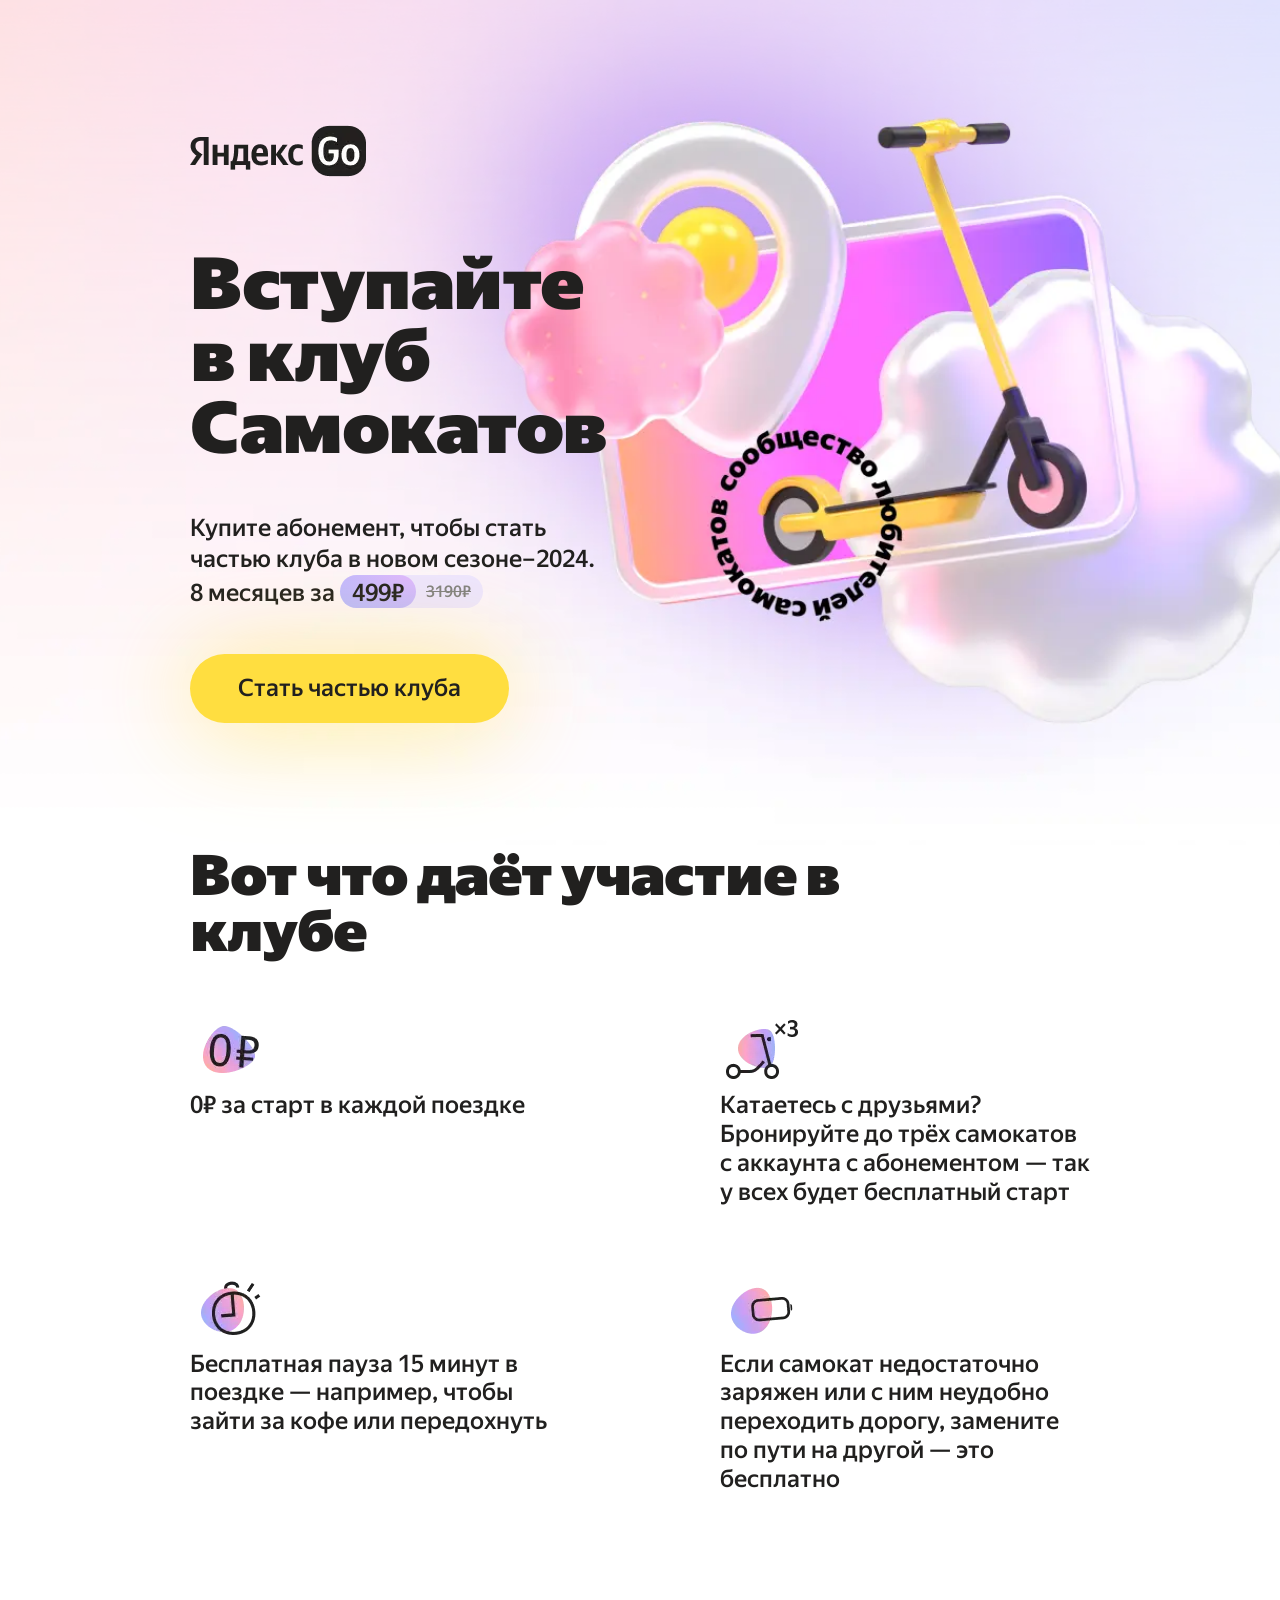
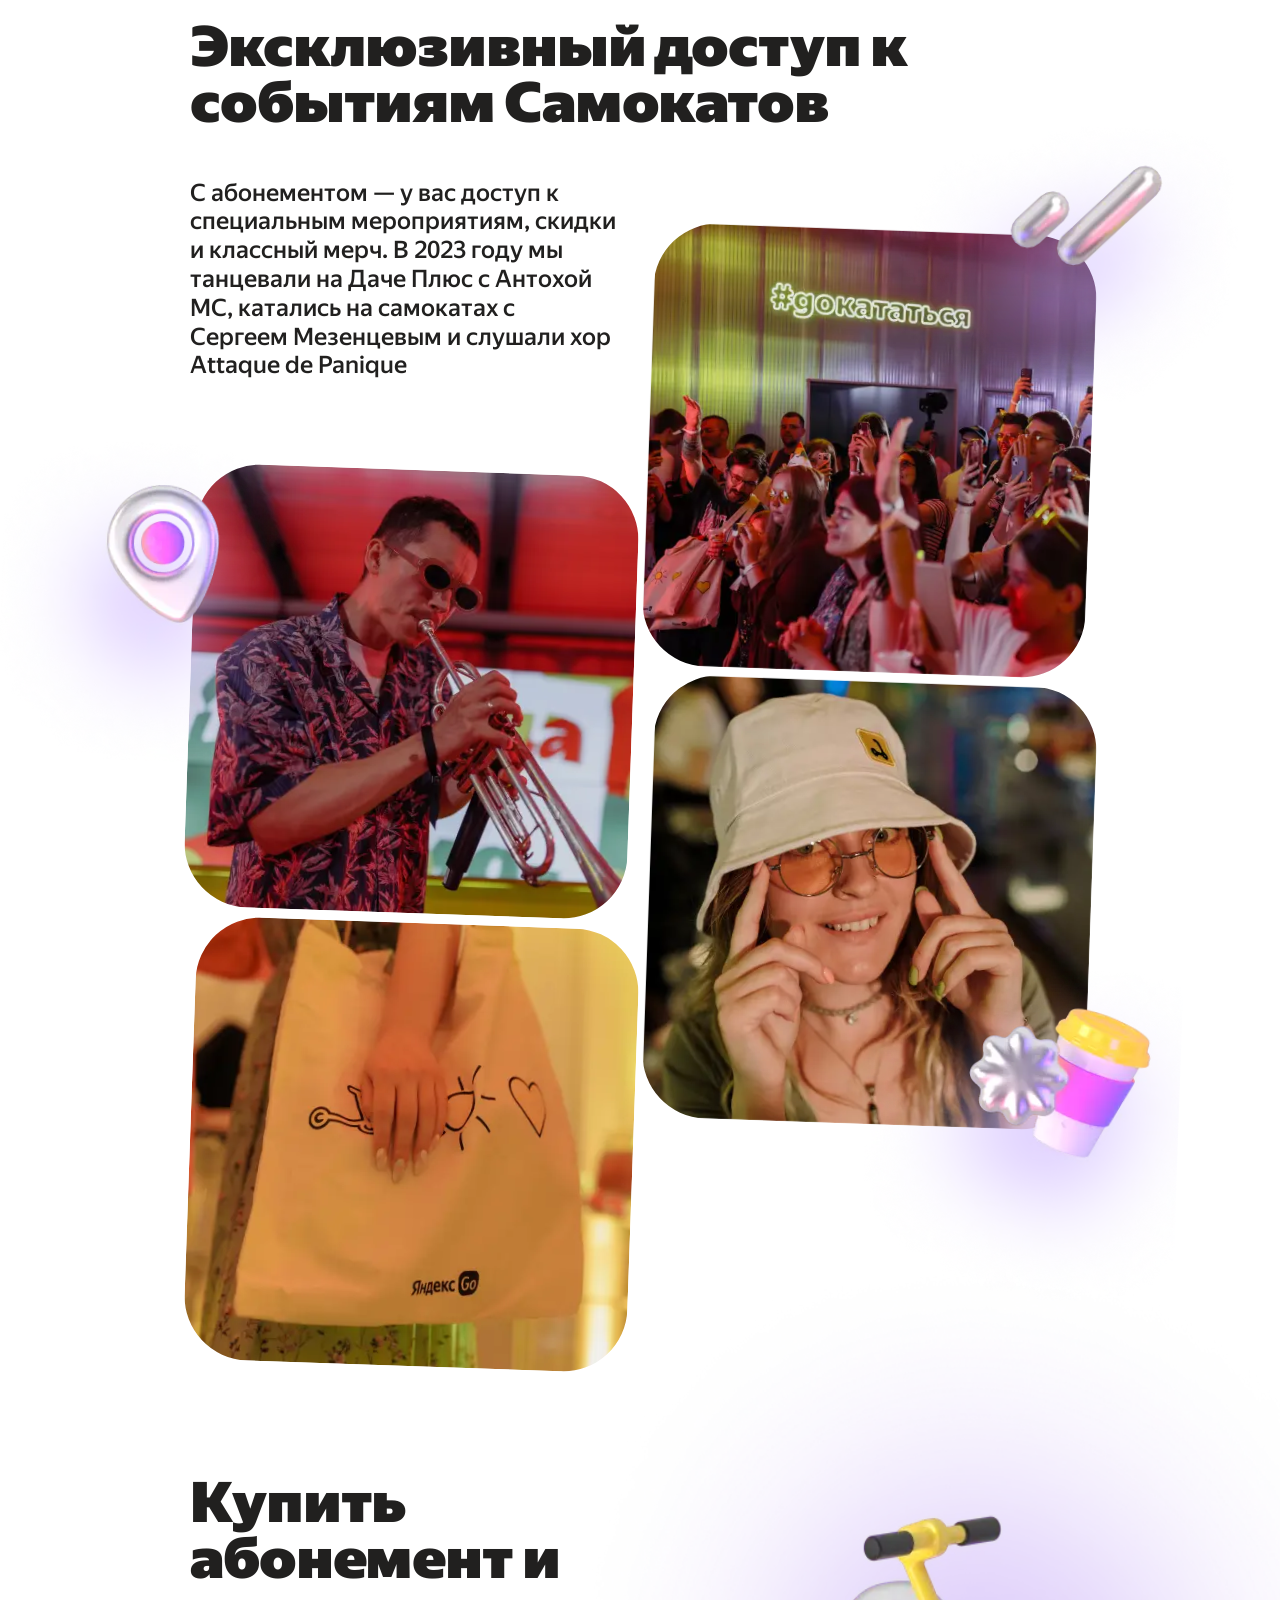
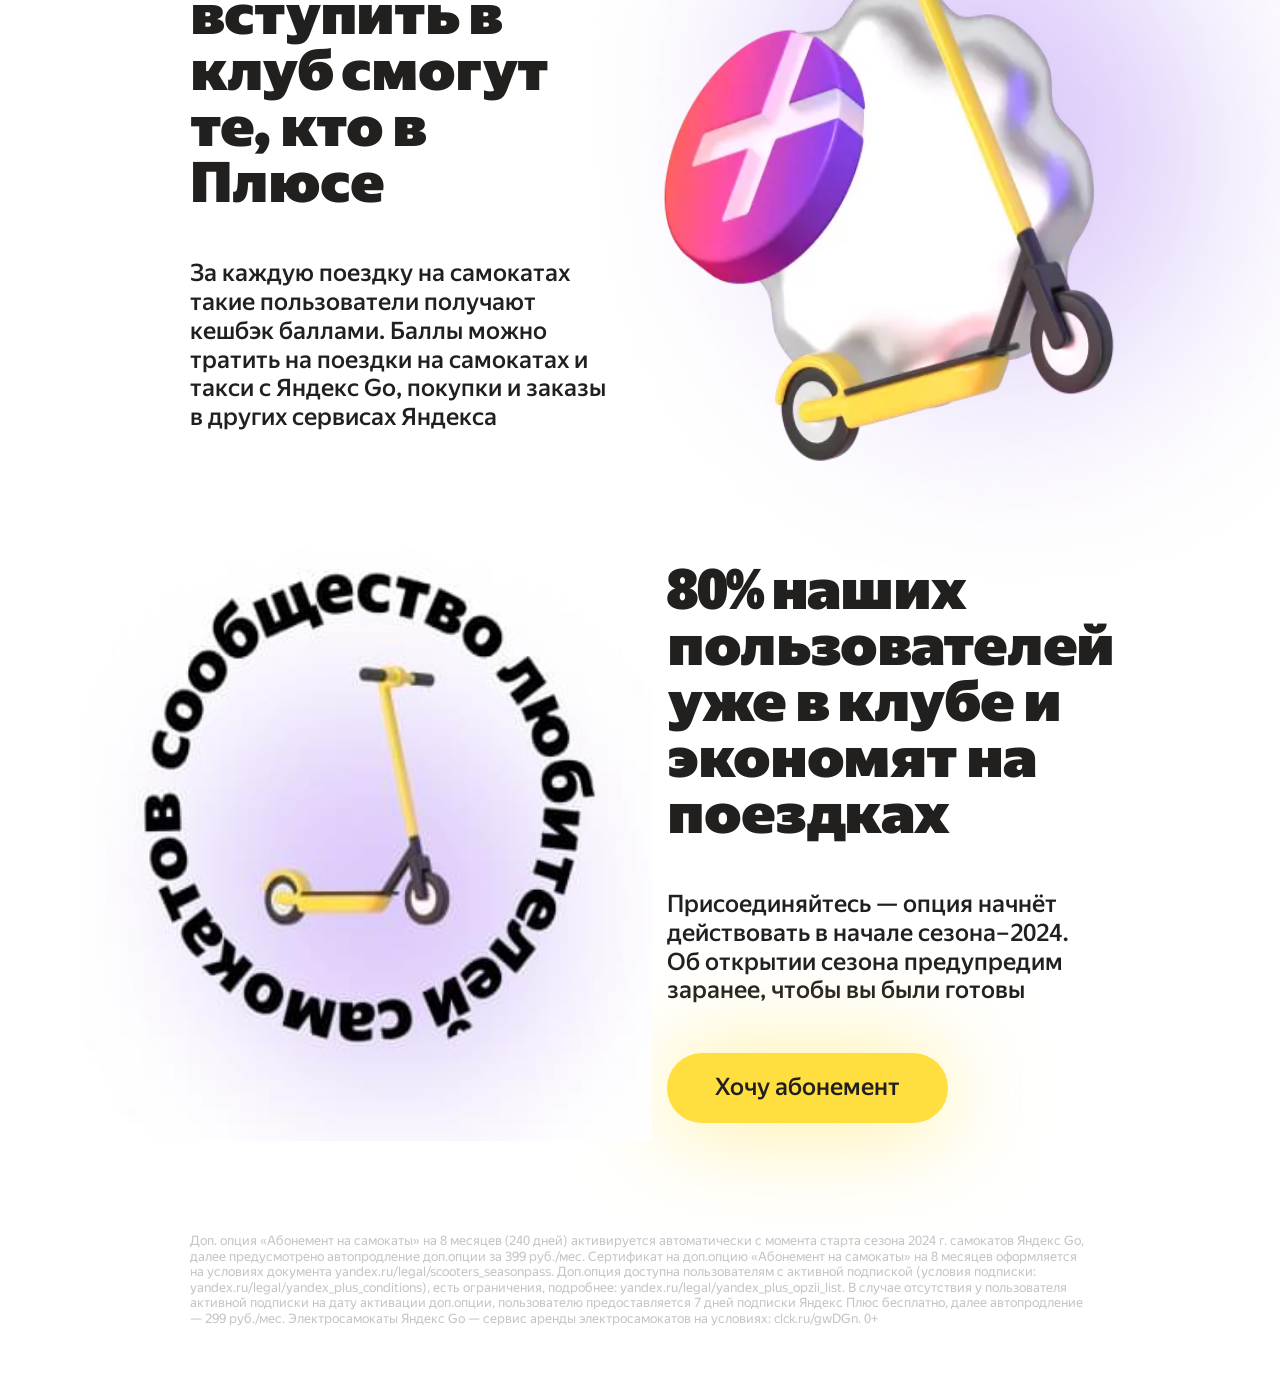
<file: 3.10.yandexgo/index.html>
<!DOCTYPE html>
<html lang="ru">

<head>
	<title>YandexGo</title>
	<meta charset="UTF-8">
	<meta name="format-detection" content="telephone=no">
	<link rel="stylesheet" href="css/style.min.css?_v=20230922162300">
	<meta name="viewport" content="width=device-width, initial-scale=1.0">
</head>

<body>
	<div class="wrapper">
		<main class="page">

			<div class="intro">
				<div class="intro-ibg">
					<picture>
						<source srcset="img/big.webp" type="image/webp"><img src="img/big.png" alt="image">
					</picture>
				</div>
				<div class="intro__container">
					<div class="intro__logo"><a href="#">
							<picture>
								<source srcset="img/yandex-go-black.webp" type="image/webp"><img src="img/yandex-go-black.png"
									alt="image">
							</picture>
						</a></div>
					<div class="intro__body">
						<h1 class="intro__label">Вступайте в клуб Самокатов</h1>
						<p class="intro__text">Купите абонемент, чтобы стать частью клуба в новом сезоне–2024. 8 месяцев
							за
							<span class="price"><span class="new-price">499₽</span><span class="old-price">3190₽</span></span>
						</p>
						<div class="intro__button"><button type="button" class="button">Стать частью клуба</button></div>
					</div>

					<div class="intro__image">
						<picture>
							<source srcset="img/big-2.webp" type="image/webp"><img src="img/big-2.png" alt="image">
						</picture>
					</div>
				</div>

			</div>
















			<section class="benefit">
				<div class="benefit__container">
					<h2 class="benefit__header section__header">
						Вот что даёт участие в клубе
					</h2>
					<div class="benefit__contant">
						<div class="benefit__items">

							<div class="benefit__row">
								<div class="benefit__item">
									<div class=" benefit__icon">
										<picture>
											<source srcset="img/Frame-1.webp" type="image/webp"><img src="img/Frame-1.png"
												alt="image">
										</picture>
									</div>
									<div class="benefit__text">
										<p class="text">0₽ за старт в каждой поездке</p>
									</div>
								</div>
								<div class="benefit__item">
									<div class=" benefit__icon">
										<picture>
											<source srcset="img/Frame-2.webp" type="image/webp"><img src="img/Frame-2.png"
												alt="image">
										</picture>
									</div>
									<div class="benefit__text">
										<p class="text">Катаетесь с друзьями? Бронируйте до трёх самокатов с аккаунта с
											абонементом — так у
											всех
											будет бесплатный старт</p>
									</div>
								</div>
							</div>

							<div class="benefit__row">
								<div class="benefit__item">
									<div class=" benefit__icon">
										<picture>
											<source srcset="img/Frame-3.webp" type="image/webp"><img src="img/Frame-3.png"
												alt="image">
										</picture>
									</div>
									<div class="benefit__text">
										<p class="text">Бесплатная пауза 15 минут в поездке — например, чтобы зайти за кофе или
											передохнуть</p>
									</div>
								</div>
								<div class="benefit__item">
									<div class=" benefit__icon">
										<picture>
											<source srcset="img/Frame-4.webp" type="image/webp"><img src="img/Frame-4.png"
												alt="image">
										</picture>
									</div>
									<div class="benefit__text">
										<p class="text">Если самокат недостаточно заряжен или с ним неудобно переходить дорогу,
											замените по
											пути
											на другой — это бесплатно</p>
									</div>
								</div>
							</div>

						</div>

					</div>

				</div>
			</section>

			<section class="exclusive">
				<div class="exclusive__container">
					<h2 class="exclusive__header section__header">Эксклюзивный доступ к событиям Самокатов</h2>
					<div class="exclusive__contant">
						<div class="exclusive__column exclusive__column-first">
							<p class="exclusive__text text">С абонементом — у вас доступ к специальным мероприятиям, скидки и
								классный
								мерч. В 2023 году мы танцевали на Даче Плюс с Антохой MC, катались на самокатах с Сергеем
								Мезенцевым и слушали хор Attaque de Panique
							</p>

							<div class="exclusive__item">
								<picture>
									<source srcset="img/image-001.webp" type="image/webp"><img class="exclusive__image"
										src="img/image-001.png" alt="image">
								</picture>
								<picture>
									<source srcset="img/decore-001.webp" type="image/webp"><img
										class="exclusive__decore exclusive__decore-one" src="img/decore-001.png" alt="image">
								</picture>
							</div>

							<div class="exclusive__item">
								<picture>
									<source srcset="img/image-003.webp" type="image/webp"><img class="exclusive__image"
										src="img/image-003.png" alt="image">
								</picture>
							</div>

						</div>

						<div class="exclusive__column exclusive__column-second">
							<div class="exclusive__item">
								<picture>
									<source srcset="img/image-002.webp" type="image/webp"><img class="exclusive__image"
										src="img/image-002.png" alt="image">
								</picture>
								<picture>
									<source srcset="img/decore-002.webp" type="image/webp"><img
										class="exclusive__decore exclusive__decore-two" src="img/decore-002.png" alt="image">
								</picture>
							</div>

							<div class="exclusive__item">
								<picture>
									<source srcset="img/image-004.webp" type="image/webp"><img class="exclusive__image"
										src="img/image-004.png" alt="image">
								</picture>
								<picture>
									<source srcset="img/decore-003.webp" type="image/webp"><img
										class="exclusive__decore exclusive__decore-three" src="img/decore-003.png" alt="image">
								</picture>
							</div>
						</div>

						<div class="exclusive__slider slider-exclusive">
							<picture>
								<source srcset="img/decore-slider.webp" type="image/webp"><img class="slider-decore"
									src="img/decore-slider.png" alt="image">
							</picture>

							<div class="slider-exclusive__slider swiper">
								<div class="slider-exclusive__wrapper swiper-wrapper">
									<div class="slider-exclusive__slide swiper-slide">
										<picture>
											<source srcset="img/image-001.webp" type="image/webp"><img src="img/image-001.png"
												alt="image">
										</picture>
									</div>
									<div class="slider-exclusive__slide swiper-slide">
										<picture>
											<source srcset="img/image-002.webp" type="image/webp"><img src="img/image-002.png"
												alt="image">
										</picture>
									</div>
									<div class="slider-exclusive__slide swiper-slide">
										<picture>
											<source srcset="img/image-003.webp" type="image/webp"><img src="img/image-003.png"
												alt="image">
										</picture>
									</div>
									<div class="slider-exclusive__slide swiper-slide">
										<picture>
											<source srcset="img/image-004.webp" type="image/webp"><img src="img/image-004.png"
												alt="image">
										</picture>
									</div>
								</div>
								<button type="button" class="swiper-button-prev"></button>
								<button type="button" class="swiper-button-next"></button>
							</div>
						</div>

					</div>
				</div>
			</section>

			<section class="club">
				<div class="club__container">

					<div class="club__row-plus club__row">

						<div class="club__body">
							<h2 class="club__lable section__header">Купить абонемент и вступить в клуб смогут те, кто в
								Плюсе</h2>
							<p class="club__text text">За каждую поездку на самокатах такие пользователи получают кешбэк
								баллами. Баллы можно тратить на поездки на самокатах и такси с Яндекс Go, покупки и заказы
								в других сервисах Яндекса</p>
						</div>
						<div class="club__image">
							<picture>
								<source srcset="img/club.webp" type="image/webp"><img src="img/club.png" alt="image">
							</picture>
						</div>
					</div>

					<div class="club__row club__row-user">
						<div class="club__image"><img src="img/club-circle.jpg" alt="image">
						</div>
						<div class="club__body">
							<h2 class="club__lable section__header">80% наших пользователей уже в клубе и экономят на
								поездках</h2>
							<p class="club__text text">Присоединяйтесь — опция начнёт действовать в начале сезона–2024. Об
								открытии сезона предупредим заранее, чтобы вы были готовы</p>
							<button class="button">Хочу абонемент</button>
						</div>
					</div>

				</div>
			</section>

		</main>
		<footer class="footer">
			<div class="footer__container">
				<p>Доп. опция «Абонемент на самокаты» на 8 месяцев (240 дней) активируется автоматически с момента старта
					сезона
					2024 г. самокатов Яндекс Go, далее предусмотрено автопродление доп.опции за 399 руб./мес. Сертификат на
					доп.опцию «Абонемент на самокаты» на 8 месяцев оформляется на условиях документа
					yandex.ru/legal/scooters_seasonpass. Доп.опция доступна пользователям с активной подпиской (условия
					подписки:
					yandex.ru/legal/yandex_plus_conditions), есть ограничения, подробнее:
					yandex.ru/legal/yandex_plus_opzii_list. В
					случае отсутствия у пользователя активной подписки на дату активации доп.опции, пользователю
					предоставляется 7
					дней подписки Яндекс Плюс бесплатно, далее автопродление — 299 руб./мес. Электросамокаты Яндекс Go —
					сервис
					аренды электросамокатов на условиях: clck.ru/gwDGn. 0+</p>
			</div>
		</footer>
	</div>
	<script src="js/app.min.js?_v=20230922162300"></script>
</body>

</html>
</file>
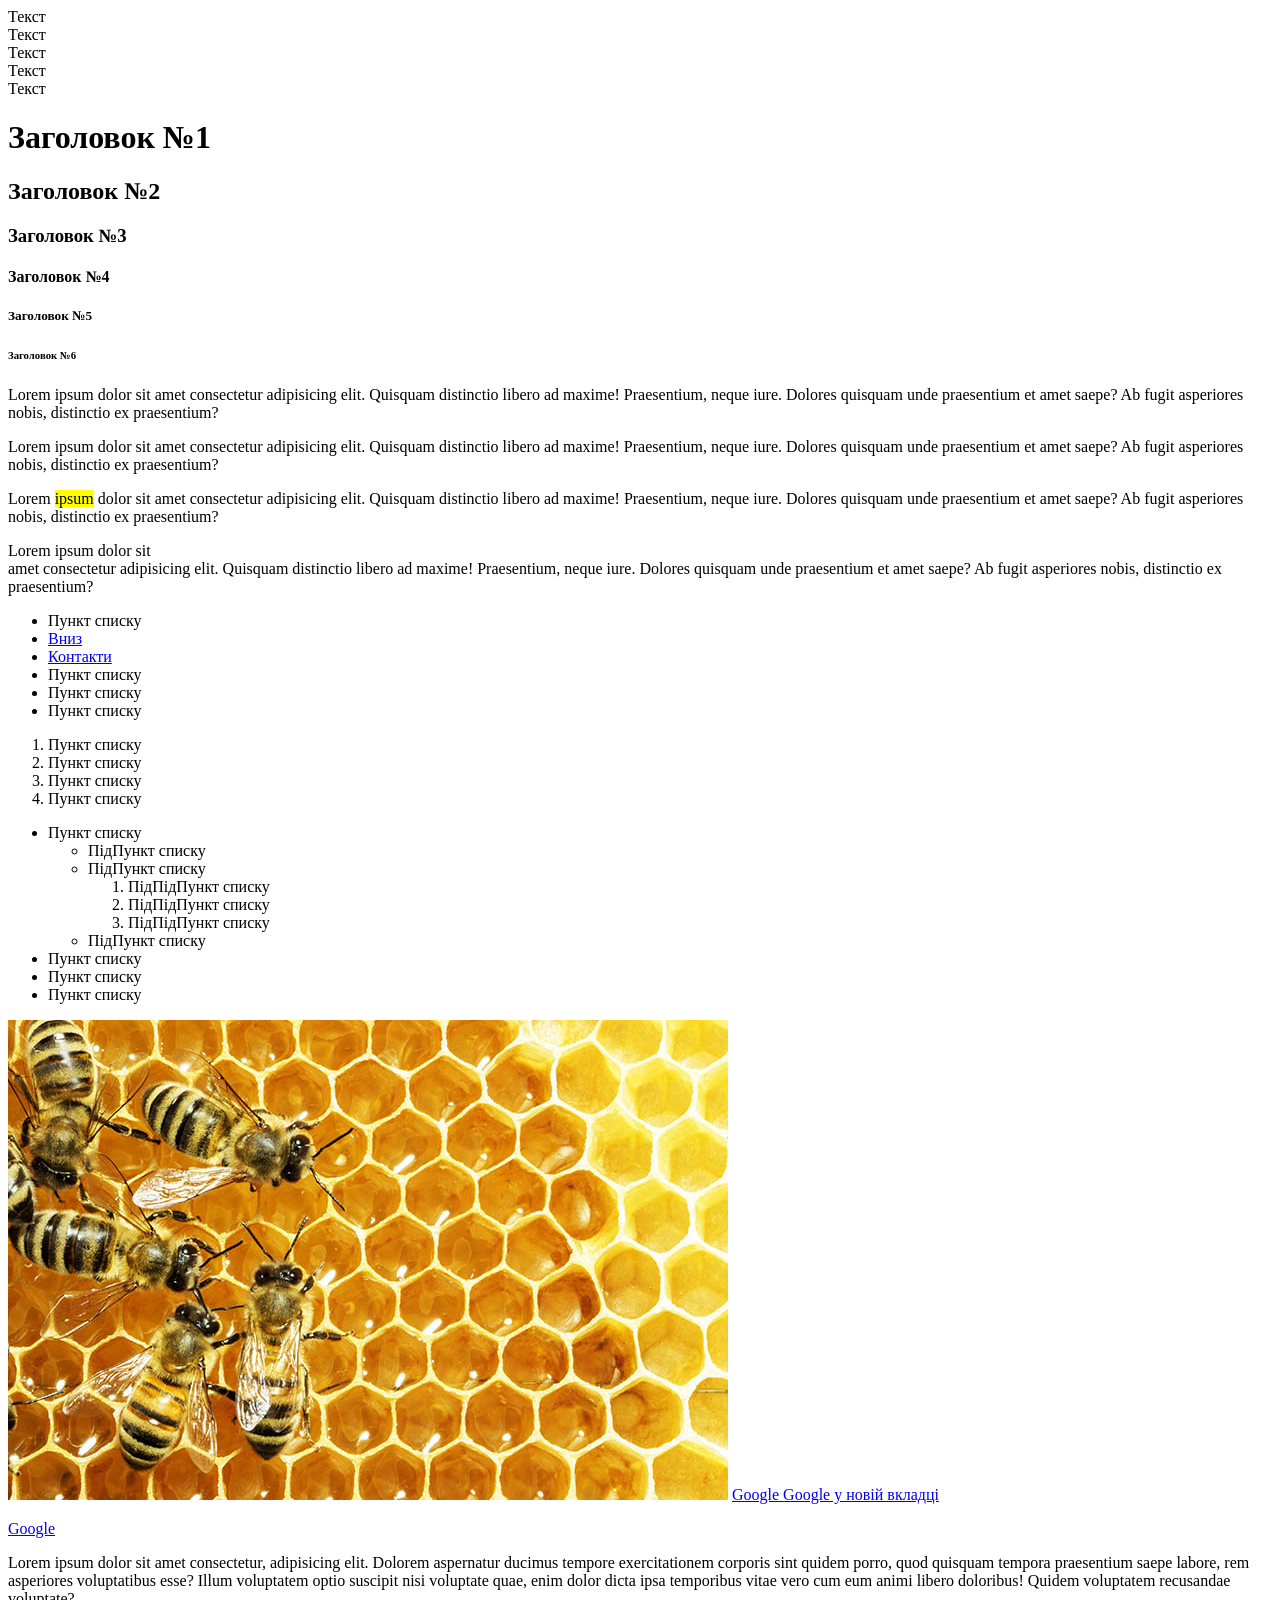
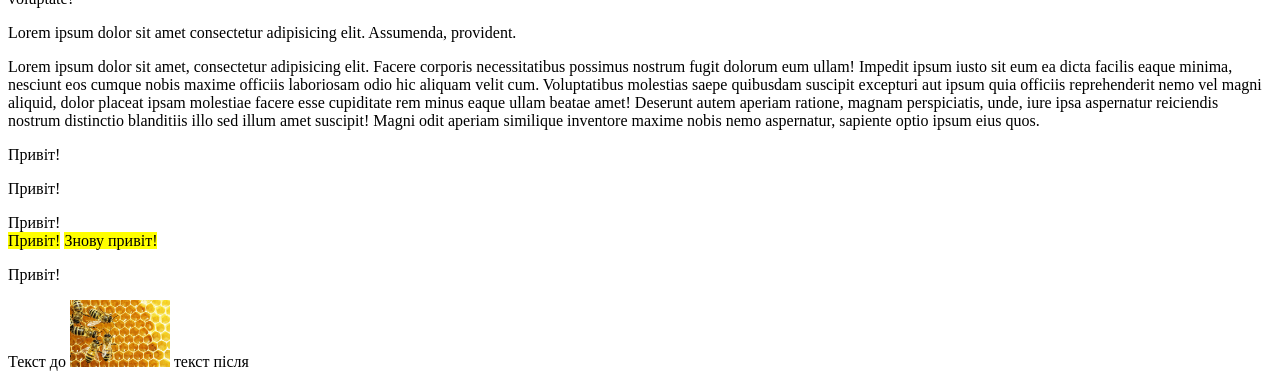
<file: lesson_2/index.html>
<!DOCTYPE html>
<!-- Ukraine - uk -->
<!-- Мова не визначена - zxx -->
<!-- Коди мов https://html-css.co.ua/html/lang-kodu-mov/ -->
<html lang="uk">

<head>
	<!-- Кодування -->
	<meta charset="UTF-8">
	<!-- Налаштування в'юпорту (адаптиву, масштабу тощо) -->
	<meta name="viewport" content="width=device-width, initial-scale=1.0">
	<!-- Заголовок сторінки в браузері -->
	<title>Lesson 2 - Знайомство з HTML</title>
</head>

<body>
	<!-- 
			Синтаксис HTML
			Все що відкрито, має бути закрито
		-->

	<!-- Коментар (Контрол + крапка) -->

	<!-- HTML-тег -->
	<!-- Будова (анатомія) HTML-тегу -->

	<!-- Тег з зачиняючим елементом -->
	<!-- 
			<назва_тегу> 
				Наповнення тегу (інші теги, контент)
			</назва_тегу>
		-->

	<!-- Тег без зачиняючого елементу -->
	<!-- 
			<назва_тегу>
		 -->

	<!-- Тег з атрибутами -->
	<!-- Атрибутів може бути скільки завгодно -->

	<!-- 
			<назва_тегу назва_атрибуту="значення атрибуту" назва_атрибуту_2="значення атрибуту"> 
				Наповнення тегу (інші теги, контент)
			</назва_тегу>
			або
			<назва_тегу назва_атрибуту="значення атрибуту">
		 -->

	<!-- Теги для будівництва (будівельні) -->

	<!-- DIV - Будівельний тег БЕЗ конкретного призначення (з зачиняючим елементом) -->
	<div>
		<!-- Наповнення тегу (інші теги, контент) -->
	</div>
	<!-- HEADER - Будівельний тег для побудови верхньої частини сайту\секції (з зачиняючим елементом) -->
	<header>
		<!-- Наповнення тегу (інші теги, контент) -->
	</header>
	<!-- FOOTER - Будівельний тег для побудови нижньої частини сайту\секції (з зачиняючим елементом) -->
	<footer>
		<!-- Наповнення тегу (інші теги, контент) -->
	</footer>
	<!-- MAIN - Будівельний тег для побудови головної частини сайту (має бути лише один на сторінці) (з зачиняючим елементом) -->
	<main>
		<!-- Наповнення тегу (інші теги, контент) -->
	</main>

	<!-- Стандартна конструкція сайту -->
	<header></header>
	<main></main>
	<footer></footer>

	<!-- Будівельні теги ніяк не змінюють контент -->
	Текст
	<div>
		Текст
	</div>
	<header>
		Текст
	</header>
	<main>
		Текст
	</main>
	<footer>
		Текст
	</footer>

	<!-- Теги для контенту (контентні) -->
	<!-- Контентні теги можуть змінювати контент -->

	<!-- H1-H6 Теги для заголовків (з зачиняючим елементом) -->
	<h1>Заголовок №1</h1> <!-- Лише один на сторінці бо він головний -->
	<h2>Заголовок №2</h2>
	<h3>Заголовок №3</h3>
	<h4>Заголовок №4</h4>
	<h5>Заголовок №5</h5>
	<h6>Заголовок №6</h6>

	<!-- P - тег параграфу (з зачиняючим елементом) -->
	<p>
		Lorem ipsum dolor sit amet consectetur adipisicing elit. Quisquam distinctio libero ad maxime! Praesentium, neque
		iure. Dolores quisquam unde praesentium et amet saepe? Ab fugit asperiores nobis, distinctio ex praesentium?
	</p>
	<p>
		Lorem ipsum dolor sit amet consectetur adipisicing elit. Quisquam distinctio libero ad maxime! Praesentium, neque
		iure. Dolores quisquam unde praesentium et amet saepe? Ab fugit asperiores nobis, distinctio ex praesentium?
	</p>

	<!-- MARK та SPAN - виділення слова(ів) (з зачиняючим елементом) -->
	<p>
		Lorem <mark>ipsum</mark> dolor sit amet <span>consectetur adipisicing</span> elit. Quisquam distinctio libero ad
		maxime! Praesentium, neque iure. Dolores quisquam unde praesentium et amet saepe? Ab fugit asperiores nobis,
		distinctio ex praesentium?
	</p>

	<!-- BR - перериває рядок тексту (без зачиняючого елемента) -->
	<p>
		Lorem ipsum dolor sit <br> amet consectetur adipisicing elit. Quisquam distinctio libero ad maxime! Praesentium,
		neque iure. Dolores quisquam unde praesentium et amet saepe? Ab fugit asperiores nobis, distinctio ex praesentium?
	</p>

	<!-- UL+LI Маркований список  (з зачиняючим елементом) -->
	<ul>
		<li>Пункт списку</li>
		<li>
			<a href="#some-uniq-id" class="link">Вниз</a>
		</li>
		<li>
			<a target="_blank" href="contacts.html" class="link">Контакти</a>
		</li>
		<li>Пункт списку</li>
		<li>Пункт списку</li>
		<li>Пункт списку</li>
	</ul>

	<!-- OL+LI Нумерований список  (з зачиняючим елементом) -->
	<ol>
		<li>Пункт списку</li>
		<li>Пункт списку</li>
		<li>Пункт списку</li>
		<li>Пункт списку</li>
	</ol>

	<!-- Вкладенність списків -->
	<ul>
		<li>
			Пункт списку
			<ul>
				<li>ПідПункт списку</li>
				<li>
					ПідПункт списку
					<ol>
						<li>ПідПідПункт списку</li>
						<li>ПідПідПункт списку</li>
						<li>ПідПідПункт списку</li>
					</ol>
				</li>
				<li>ПідПункт списку</li>
			</ul>
		</li>
		<li>
			Пункт списку
		</li>
		<li>
			Пункт списку
		</li>
		<li>
			Пункт списку
		</li>
	</ul>

	<!-- IMG - вивід зображення (без зачиняючого елемента) -->
	<!-- 
			Атрибути:
			src - шлях до зображення (файлу)
			alt - альтернативний текст
		 -->
	<img src="img/honey.jpg" alt="альтернативний текст">

	<!-- A - гіпертекстове посилання (з зачиняючим елементом) -->
	<!-- <a href="адреса">Текст (анкор)</a> -->
	<a href="https://google.com">
		Google
	</a>
	<!--  Атрибут target - встановлює де саме має відкритись адреса -->
	<a target="_blank" href="https://google.com">
		Google у новій вкладці
	</a>

	<!-- Часті атрибути -->

	<!-- 
			CLASS - додає клас(класи) 
			ім'я класів пишемо латиницею (краще англійскі слова), 
			у нижньому регістрі, 
			пробіл замінюємо на дефіс

			Що одного тегу ми може додавати безліч 
			класів (через пробіл) в одному атрибуті class
		-->
	<!-- DIV з класом block -->
	<div class="block"></div>
	<!-- P з класом block -->
	<p class="block"></p>

	<!-- 
			TITLE - підказка
		 -->
	<a target="_blank" title="На сайт Google" href="https://google.com" class="link">
		Google
	</a>

	<!-- 
			ID - УНІКАЛЬНИЙ ідентифікатор
		 -->
	<div class="text">
		<p>
			Lorem ipsum dolor sit amet consectetur, adipisicing elit. Dolorem aspernatur ducimus tempore exercitationem
			corporis sint quidem porro, quod quisquam tempora praesentium saepe labore, rem asperiores voluptatibus esse?
			Illum voluptatem optio suscipit nisi voluptate quae, enim dolor dicta ipsa temporibus vitae vero cum eum animi
			libero doloribus! Quidem voluptatem recusandae voluptate?
		</p>
		<p>
			Lorem ipsum dolor sit amet consectetur adipisicing elit. Assumenda, provident.
		</p>
		<p id="some-uniq-id">
			Lorem ipsum dolor sit amet, consectetur adipisicing elit. Facere corporis necessitatibus possimus nostrum fugit
			dolorum eum ullam! Impedit ipsum iusto sit eum ea dicta facilis eaque minima, nesciunt eos cumque nobis maxime
			officiis laboriosam odio hic aliquam velit cum. Voluptatibus molestias saepe quibusdam suscipit excepturi aut
			ipsum quia officiis reprehenderit nemo vel magni aliquid, dolor placeat ipsam molestiae facere esse cupiditate
			rem minus eaque ullam beatae amet! Deserunt autem aperiam ratione, magnam perspiciatis, unde, iure ipsa
			aspernatur reiciendis nostrum distinctio blanditiis illo sed illum amet suscipit! Magni odit aperiam similique
			inventore maxime nobis nemo aspernatur, sapiente optio ipsum eius quos.
		</p>
	</div>

	<!-- БЛОЧНІ РДКОВІ та БЛОЧНО-РДКОВІ теги -->
	<!-- Блочні теги -->
	<!-- Усі будівельні (div,header,footer,main та інші) -->
	<!-- Контентні: h1-h6,p,ul,ol,li -->

	<!-- Рядкові теги -->
	<!-- span,mark,a,br -->

	<!-- Блочно-рядковий -->
	<!-- img -->

	<!-- 
			Ширина блочного тегу завжди займає 
			ВСЮ ширину батьківського елементу. 
			Висота формується контентов всередені
			Блочний тег завжди починається з нового рядка
		-->
	<div>
		Привіт!
	</div>
	<p>
		Привіт!
	</p>

	<!-- 
			Ширина рядкового 
			тегу займає ширину по ширині
			контенту всередені.
			Висота формується контентов всередені
			Рядковий тег намагається розміститись в рядок
			разом і іншими рядковими тегами або текстом
		 -->
	<div>
		Привіт!
	</div>
	<mark>Привіт!</mark>
	<mark>Знову привіт!</mark>
	<p>
		Привіт!
	</p>
	<!-- 
			Ширина блочно-рядкового тегу займає 
			ширину по ширині контенту всередені.
			Висота формується контентов всередені
			Блочно-рядковий тег намагається розміститись в рядок
			разом з іншими рядковими тегами або текстом
		 -->
	<div>
		Текст до
		<img width="100" src="img/honey.jpg" alt="Honey">
		<span>текст після</span>
	</div>

</body>

</html>
</file>
<file: 3.10.yandexgo/css/style.min.css>
@charset "UTF-8";@font-face{font-family:YS-text;font-display:swap;src:url(../fonts/text-black.woff2) format("woff2"),url(../fonts/text-black.woff) format("woff");font-weight:900;font-style:normal}@font-face{font-family:YS-text;font-display:swap;src:url(../fonts/text-medium.woff2) format("woff2"),url(../fonts/text-medium.woff) format("woff");font-weight:500;font-style:normal}@font-face{font-family:YS-text;font-display:swap;src:url(../fonts/text-regular.woff2) format("woff2"),url(../fonts/text-regular.woff) format("woff");font-weight:400;font-style:normal}*{padding:0;margin:0;border:0}*,:after,:before{-webkit-box-sizing:border-box;box-sizing:border-box}body,html{height:100%;min-width:375px}body{color:#21201f;line-height:1;font-family:YS-text;font-size:1.5rem;font-weight:500;-ms-text-size-adjust:100%;-moz-text-size-adjust:100%;-webkit-text-size-adjust:100%;-webkit-font-smoothing:antialiased;-moz-osx-font-smoothing:grayscale}button,input,textarea{font-family:YS-text;font-size:inherit}button{cursor:pointer;color:inherit;background-color:inherit}a{color:inherit}a:link,a:visited{text-decoration:none}a:hover{text-decoration:none}ul li{list-style:none}img{vertical-align:top}h1,h2,h3,h4,h5,h6{font-weight:inherit;font-size:inherit}.lock body{overflow:hidden;-ms-touch-action:none;touch-action:none;-ms-scroll-chaining:none;overscroll-behavior:none}.wrapper{min-height:100%;display:-webkit-box;display:-ms-flexbox;display:flex;-webkit-box-orient:vertical;-webkit-box-direction:normal;-ms-flex-direction:column;flex-direction:column;overflow:hidden}.wrapper>main{-webkit-box-flex:1;-ms-flex:1 1 auto;flex:1 1 auto}.wrapper>*{min-width:0}[class*=__container]{max-width:56.25rem;-webkit-box-sizing:content-box;box-sizing:content-box;margin:0 auto;padding:0 .9375rem}.button{display:-webkit-inline-box;display:-ms-inline-flexbox;display:inline-flex;padding:1.5rem 3rem;-webkit-box-align:center;-ms-flex-align:center;align-items:center;gap:4px;border-radius:36px;background:#ffde40;-webkit-box-shadow:0 4px 98px 0 rgba(255,222,64,.59);box-shadow:0 4px 98px 0 rgba(255,222,64,.59);-webkit-transition:all .3s ease 0s;-o-transition:all .3s ease 0s;transition:all .3s ease 0s;font-weight:500;line-height:91.667%}.button._fw{width:100%}[class*=-ibg]{position:relative}[class*=-ibg] img{position:absolute;width:100%;height:100%;top:0;left:0;-o-object-fit:cover;object-fit:cover}[class*=-ibg_contain] img{-o-object-fit:contain;object-fit:contain}.section__header{font-weight:900;line-height:100%;letter-spacing:-1.12px;max-width:50.625rem}.text{line-height:120%}.intro{position:relative;z-index:2}.intro__container{position:relative;z-index:2}.intro__image{text-align:center;width:100%}.intro__image img{max-width:100%;width:43.75rem}.intro-ibg{position:absolute;width:100%;height:100%;top:0;left:0}.intro__logo img{max-width:100%}.intro__body{max-width:26.25rem}.intro__label{font-weight:900;line-height:100%;letter-spacing:-1.44px}.intro__text{line-height:130%}.intro .price{display:-webkit-inline-box;display:-ms-inline-flexbox;display:inline-flex;-webkit-box-pack:center;-ms-flex-pack:center;justify-content:center;-webkit-box-align:center;-ms-flex-align:center;align-items:center;border-radius:500px;gap:10px;background-color:#ede5ff;height:2.0625rem}.intro .old-price{color:grey;line-height:120%;text-decoration:line-through;padding:.4375rem .75rem .4375rem 0;height:100%}.intro .new-price{line-height:100%;padding:.375rem .75rem;height:100%;border-radius:500px;background:-o-radial-gradient(100% 0,141.42% 141.42%,#e0b8ff 0,#b6b9ff 100%);background:radial-gradient(141.42% 141.42% at 100% 0,#e0b8ff 0,#b6b9ff 100%);color:#21201f}.benefit__row{display:-webkit-box;display:-ms-flexbox;display:flex;-webkit-box-align:start;-ms-flex-align:start;align-items:start;margin-left:-.9375rem;margin-right:-.9375rem;-webkit-box-pack:justify;-ms-flex-pack:justify;justify-content:space-between}.benefit__row:not(:last-child){margin-bottom:3.75rem}.benefit__item{display:-webkit-box;display:-ms-flexbox;display:flex;-webkit-box-align:center;-ms-flex-align:center;align-items:center;-webkit-box-pack:justify;-ms-flex-pack:justify;justify-content:space-between;text-align:left;padding:0 .9375rem}.exclusive__contant{display:-webkit-box;display:-ms-flexbox;display:flex;-webkit-column-gap:.9375rem;-moz-column-gap:.9375rem;column-gap:.9375rem}.exclusive__column{-webkit-box-flex:1;-ms-flex:1 1 auto;flex:1 1 auto}.exclusive__text{max-width:100%}.exclusive__item{max-width:28.4375rem;width:100%;height:auto;-webkit-transform:rotate(2deg);-ms-transform:rotate(2deg);transform:rotate(2deg);border-radius:4rem;position:relative}.exclusive__item:not(:last-child){margin-bottom:.625rem}.exclusive__image{border-radius:4rem;max-width:100%}.exclusive__decore{position:absolute}.exclusive__decore-one{top:-4.25rem;left:-16.3125rem}.exclusive__decore-two{top:-10rem;right:-9.6875rem}.exclusive__decore-three{bottom:-15.1875rem;right:-5.9375rem}.slider-exclusive{position:relative}.slider-exclusive .slider-decore{position:absolute;width:40%;height:40%;top:-17%;right:-8%;z-index:1}.slider-exclusive__slider{text-align:center}.slider-exclusive__wrapper{margin-bottom:1.5625rem}.slider-exclusive__slide{border-radius:3rem;overflow:hidden}.slider-exclusive__slide img{height:auto;width:100%}.no-webp .swiper-button-next,.no-webp .swiper-button-prev{background:url(../img/arrow-active.png) 0 0 no-repeat}.swiper-button-next,.swiper-button-prev{margin:0 .375rem;width:3rem;height:3rem}.no-webp .swiper-button-disabled{background:url(../img/arrow.png) 0 0 no-repeat}.swiper-button-disabled{-webkit-transform:rotate(180deg);-ms-transform:rotate(180deg);transform:rotate(180deg)}.swiper-button-prev{-webkit-transform:rotate(180deg);-ms-transform:rotate(180deg);transform:rotate(180deg)}.swiper-button-prev.swiper-button-disabled{-webkit-transform:rotate(0);-ms-transform:rotate(0);transform:rotate(0)}.club__row{display:-webkit-box;display:-ms-flexbox;display:flex}.club__row:last-child .club__body{margin-left:auto;margin-right:1.25rem}.club__image{-webkit-box-flex:0;-ms-flex:0 0 53%;flex:0 0 53%;position:relative}.club__row-plus img{position:absolute;width:200%;height:200%;top:-250px;left:-186px}.club__row-user img{position:absolute;width:100%;height:100%;top:-50%;left:-50%;-webkit-transform:translate(50%,50%);-ms-transform:translate(50%,50%);transform:translate(50%,50%)}.club__body{-webkit-box-flex:0;-ms-flex:0 0 47%;flex:0 0 47%;max-width:26.25rem}footer p{color:#c5c5c5;font-size:13px;font-style:normal;font-weight:400;line-height:120%}.swiper{overflow:hidden}.swiper-wrapper{width:100%;height:100%;-webkit-box-sizing:content-box;box-sizing:content-box;display:-webkit-box;display:-ms-flexbox;display:flex;position:relative}.swiper-vertical .swiper-wrapper{-webkit-box-orient:vertical;-webkit-box-direction:normal;-ms-flex-direction:column;flex-direction:column}.swiper-autoheight .swiper-wrapper{-webkit-box-align:start;-ms-flex-align:start;align-items:flex-start}.swiper-initialized .swiper-slide{-ms-flex-negative:0;flex-shrink:0}.swiper-android .swiper-slide,.swiper-android .swiper-wrapper{-webkit-transform:translate3d(0,0,0);transform:translate3d(0,0,0)}.swiper-button-lock{display:none!important}@media (min-width:47.99875em){.benefit__item{-webkit-box-orient:vertical;-webkit-box-direction:normal;-ms-flex-direction:column;flex-direction:column;-webkit-box-flex:1;-ms-flex:1 1 25rem;flex:1 1 25rem;-webkit-box-align:start;-ms-flex-align:start;align-items:start}.exclusive__column-second{padding-top:3.125rem}.exclusive__text{padding-right:.9375rem;max-width:27.625rem}.slider-exclusive .slider-decore{display:none}.slider-exclusive{display:none}}@media (min-width:47.99875em) and (min-width:56.25em){.benefit__item{max-width:25rem}}@media (min-width:58.125em){.section__header{font-size:3.5rem}.section__header{margin-bottom:3rem}.text{font-size:1.5rem}.intro{padding-top:7.8125rem}.intro{padding-bottom:7.8125rem}.intro__logo{margin-bottom:4.5rem}.intro__label{margin-bottom:3rem}.intro__label{font-size:4.5rem}.intro__text{font-size:1.5rem}.intro__text{margin-bottom:2.75rem}.intro .old-price{font-size:1rem}.intro .new-price{font-size:1.5rem}.exclusive{padding-top:7.8125rem}.exclusive__text{margin-bottom:5.625rem}.club{padding-top:6.875rem}.club{padding-bottom:3.75rem}.club__text:not(:last-child){margin-bottom:3rem}footer{padding-bottom:3.125rem}footer{padding-top:3.125rem}}@media (min-width:61.99875em){.intro__image{display:none}.club__row-plus{margin-bottom:5.9375rem}.club__row-user img{width:120%;height:115%;top:-66px;left:-110px;-webkit-transform:translate(0,0);-ms-transform:translate(0,0);transform:translate(0,0)}.club__row-user{padding-top:2.1875rem}}@media (min-width:61.875em){.benefit__row{-webkit-column-gap:6.25rem;-moz-column-gap:6.25rem;column-gap:6.25rem}}@media (max-width:70em){.exclusive__column-first{padding-left:3.75rem}.exclusive__column-second{padding-right:2.5rem}}@media (max-width:61.99875em){[class*=__container]{padding:0 2rem 0 2rem}.intro::before{content:"";opacity:.22;background:-webkit-gradient(linear,left bottom,left top,from(rgba(255,255,255,.2)),to(rgba(255,255,255,.2))),-webkit-gradient(linear,left top,right top,from(#ff5c4d),color-stop(25%,#eb469f),color-stop(72%,#8341ef),to(#3f68f9));background:-o-linear-gradient(bottom,rgba(255,255,255,.2) 0,rgba(255,255,255,.2) 100%),-o-linear-gradient(left,#ff5c4d 0,#eb469f 25%,#8341ef 72%,#3f68f9 100%);background:linear-gradient(0deg,rgba(255,255,255,.2) 0,rgba(255,255,255,.2) 100%),linear-gradient(90deg,#ff5c4d 0,#eb469f 25%,#8341ef 72%,#3f68f9 100%);position:absolute;width:100%;height:100%;top:0;left:0}.intro::after{content:"";background:-webkit-gradient(linear,left top,left bottom,from(rgba(255,255,255,0)),to(#fff));background:-o-linear-gradient(top,rgba(255,255,255,0) 0,#fff 100%);background:linear-gradient(180deg,rgba(255,255,255,0) 0,#fff 100%);position:absolute;width:100%;height:100%;top:0;left:0}.intro-ibg img{display:none}.club__image{-webkit-box-flex:1;-ms-flex:1 1 auto;flex:1 1 auto}.club__row-plus img{display:none}.club__row-user .club__image{padding-bottom:95%}.club__row-user{-webkit-box-orient:vertical;-webkit-box-direction:normal;-ms-flex-direction:column;flex-direction:column;text-align:center}.club__row-user .club__lable,.club__row-user .club__text{text-align:left}.club__body{max-width:100%;-webkit-box-flex:1;-ms-flex:1 1 100%;flex:1 1 100%}}@media (max-width:61.99875em) and (max-width:23.4375em){.intro__body{margin-bottom:1.25rem}}@media (max-width:61.99875em) and (max-width:21.875em){.club__row-user .club__image{height:18.4375rem}}@media (max-width:47.99875em){.intro__text{margin-bottom:0}.intro__button{position:fixed;bottom:20px;text-align:center;left:0;right:0;width:100%}.benefit__row{-webkit-column-gap:.625rem;-moz-column-gap:.625rem;column-gap:.625rem}.benefit__row{-webkit-box-orient:vertical;-webkit-box-direction:normal;-ms-flex-direction:column;flex-direction:column}.benefit__icon{margin-right:1rem}.exclusive__contant{-webkit-box-orient:vertical;-webkit-box-direction:normal;-ms-flex-direction:column;flex-direction:column}.exclusive__column-first{padding-left:0}.exclusive__column-second{padding-right:0}.exclusive__item{display:none}}@media (max-width:47.99875em) and (max-width:23.4375em){.benefit__row{row-gap:1.5625rem}.benefit__row:not(:last-child){margin-bottom:1.5625rem}}@media (max-width:23.4375em){.section__header{font-size:2rem}.section__header{margin-bottom:2rem}.text{font-size:1rem}.intro{padding-top:2rem}.intro__logo{margin-bottom:2rem}.intro__label{margin-bottom:2.1875rem}.intro__label{font-size:2.25rem}.intro__text{font-size:1.125rem}.intro__text{margin-bottom:1.25rem}.intro .old-price{font-size:.8125rem}.intro .new-price{font-size:1.125rem}.exclusive{padding-top:4.375rem}.exclusive__text{margin-bottom:2.5rem}.club{padding-top:4.375rem}.club{padding-bottom:3.4375rem}.club__text:not(:last-child){margin-bottom:2rem}footer{padding-bottom:.9375rem}footer{padding-top:.9375rem}}@media (min-width:23.4375em) and (max-width:58.125em){@supports (font-size:clamp(2rem ,0.9864864865rem + 4.3243243243vw ,3.5rem)){.section__header{font-size:clamp(2rem ,.9864864865rem + 4.3243243243vw ,3.5rem)}}@supports not (font-size:clamp(2rem ,0.9864864865rem + 4.3243243243vw ,3.5rem)){.section__header{font-size:calc(2rem + 1.5 * (100vw - 23.4375rem)/ 34.6875)}}@supports (margin-bottom:clamp(2rem ,1.3243243243rem + 2.8828828829vw ,3rem)){.section__header{margin-bottom:clamp(2rem ,1.3243243243rem + 2.8828828829vw ,3rem)}}@supports not (margin-bottom:clamp(2rem ,1.3243243243rem + 2.8828828829vw ,3rem)){.section__header{margin-bottom:calc(2rem + 1 * (100vw - 23.4375rem)/ 34.6875)}}@supports (font-size:clamp(1rem ,0.6621621622rem + 1.4414414414vw ,1.5rem)){.text{font-size:clamp(1rem ,.6621621622rem + 1.4414414414vw ,1.5rem)}}@supports not (font-size:clamp(1rem ,0.6621621622rem + 1.4414414414vw ,1.5rem)){.text{font-size:calc(1rem + .5 * (100vw - 23.4375rem)/ 34.6875)}}@supports (padding-top:clamp(2rem ,-1.9273648649rem + 16.7567567568vw ,7.8125rem)){.intro{padding-top:clamp(2rem ,-1.9273648649rem + 16.7567567568vw ,7.8125rem)}}@supports not (padding-top:clamp(2rem ,-1.9273648649rem + 16.7567567568vw ,7.8125rem)){.intro{padding-top:calc(2rem + 5.8125 * (100vw - 23.4375rem)/ 34.6875)}}@supports (margin-bottom:clamp(2rem ,0.3108108108rem + 7.2072072072vw ,4.5rem)){.intro__logo{margin-bottom:clamp(2rem ,.3108108108rem + 7.2072072072vw ,4.5rem)}}@supports not (margin-bottom:clamp(2rem ,0.3108108108rem + 7.2072072072vw ,4.5rem)){.intro__logo{margin-bottom:calc(2rem + 2.5 * (100vw - 23.4375rem)/ 34.6875)}}@supports (margin-bottom:clamp(2.1875rem ,1.6385135135rem + 2.3423423423vw ,3rem)){.intro__label{margin-bottom:clamp(2.1875rem ,1.6385135135rem + 2.3423423423vw ,3rem)}}@supports not (margin-bottom:clamp(2.1875rem ,1.6385135135rem + 2.3423423423vw ,3rem)){.intro__label{margin-bottom:calc(2.1875rem + .8125 * (100vw - 23.4375rem)/ 34.6875)}}@supports (font-size:clamp(2.25rem ,0.7297297297rem + 6.4864864865vw ,4.5rem)){.intro__label{font-size:clamp(2.25rem ,.7297297297rem + 6.4864864865vw ,4.5rem)}}@supports not (font-size:clamp(2.25rem ,0.7297297297rem + 6.4864864865vw ,4.5rem)){.intro__label{font-size:calc(2.25rem + 2.25 * (100vw - 23.4375rem)/ 34.6875)}}@supports (font-size:clamp(1.125rem ,0.8716216216rem + 1.0810810811vw ,1.5rem)){.intro__text{font-size:clamp(1.125rem ,.8716216216rem + 1.0810810811vw ,1.5rem)}}@supports not (font-size:clamp(1.125rem ,0.8716216216rem + 1.0810810811vw ,1.5rem)){.intro__text{font-size:calc(1.125rem + .375 * (100vw - 23.4375rem)/ 34.6875)}}@supports (margin-bottom:clamp(1.25rem ,0.2364864865rem + 4.3243243243vw ,2.75rem)){.intro__text{margin-bottom:clamp(1.25rem ,.2364864865rem + 4.3243243243vw ,2.75rem)}}@supports not (margin-bottom:clamp(1.25rem ,0.2364864865rem + 4.3243243243vw ,2.75rem)){.intro__text{margin-bottom:calc(1.25rem + 1.5 * (100vw - 23.4375rem)/ 34.6875)}}@supports (font-size:clamp(0.8125rem ,0.6858108108rem + 0.5405405405vw ,1rem)){.intro .old-price{font-size:clamp(.8125rem ,.6858108108rem + .5405405405vw ,1rem)}}@supports not (font-size:clamp(0.8125rem ,0.6858108108rem + 0.5405405405vw ,1rem)){.intro .old-price{font-size:calc(.8125rem + .1875 * (100vw - 23.4375rem)/ 34.6875)}}@supports (font-size:clamp(1.125rem ,0.8716216216rem + 1.0810810811vw ,1.5rem)){.intro .new-price{font-size:clamp(1.125rem ,.8716216216rem + 1.0810810811vw ,1.5rem)}}@supports not (font-size:clamp(1.125rem ,0.8716216216rem + 1.0810810811vw ,1.5rem)){.intro .new-price{font-size:calc(1.125rem + .375 * (100vw - 23.4375rem)/ 34.6875)}}@supports (padding-top:clamp(4.375rem ,2.0523648649rem + 9.9099099099vw ,7.8125rem)){.exclusive{padding-top:clamp(4.375rem ,2.0523648649rem + 9.9099099099vw ,7.8125rem)}}@supports not (padding-top:clamp(4.375rem ,2.0523648649rem + 9.9099099099vw ,7.8125rem)){.exclusive{padding-top:calc(4.375rem + 3.4375 * (100vw - 23.4375rem)/ 34.6875)}}@supports (margin-bottom:clamp(2.5rem ,0.3885135135rem + 9.009009009vw ,5.625rem)){.exclusive__text{margin-bottom:clamp(2.5rem ,.3885135135rem + 9.009009009vw ,5.625rem)}}@supports not (margin-bottom:clamp(2.5rem ,0.3885135135rem + 9.009009009vw ,5.625rem)){.exclusive__text{margin-bottom:calc(2.5rem + 3.125 * (100vw - 23.4375rem)/ 34.6875)}}@supports (padding-top:clamp(4.375rem ,2.6858108108rem + 7.2072072072vw ,6.875rem)){.club{padding-top:clamp(4.375rem ,2.6858108108rem + 7.2072072072vw ,6.875rem)}}@supports not (padding-top:clamp(4.375rem ,2.6858108108rem + 7.2072072072vw ,6.875rem)){.club{padding-top:calc(4.375rem + 2.5 * (100vw - 23.4375rem)/ 34.6875)}}@supports (padding-bottom:clamp(3.4375rem ,3.2263513514rem + 0.9009009009vw ,3.75rem)){.club{padding-bottom:clamp(3.4375rem ,3.2263513514rem + .9009009009vw ,3.75rem)}}@supports not (padding-bottom:clamp(3.4375rem ,3.2263513514rem + 0.9009009009vw ,3.75rem)){.club{padding-bottom:calc(3.4375rem + .3125 * (100vw - 23.4375rem)/ 34.6875)}}@supports (margin-bottom:clamp(2rem ,1.3243243243rem + 2.8828828829vw ,3rem)){.club__text:not(:last-child){margin-bottom:clamp(2rem ,1.3243243243rem + 2.8828828829vw ,3rem)}}@supports not (margin-bottom:clamp(2rem ,1.3243243243rem + 2.8828828829vw ,3rem)){.club__text:not(:last-child){margin-bottom:calc(2rem + 1 * (100vw - 23.4375rem)/ 34.6875)}}@supports (padding-bottom:clamp(0.9375rem ,-0.5405405405rem + 6.3063063063vw ,3.125rem)){footer{padding-bottom:clamp(.9375rem ,-.5405405405rem + 6.3063063063vw ,3.125rem)}}@supports not (padding-bottom:clamp(0.9375rem ,-0.5405405405rem + 6.3063063063vw ,3.125rem)){footer{padding-bottom:calc(.9375rem + 2.1875 * (100vw - 23.4375rem)/ 34.6875)}}@supports (padding-top:clamp(0.9375rem ,-0.5405405405rem + 6.3063063063vw ,3.125rem)){footer{padding-top:clamp(.9375rem ,-.5405405405rem + 6.3063063063vw ,3.125rem)}}@supports not (padding-top:clamp(0.9375rem ,-0.5405405405rem + 6.3063063063vw ,3.125rem)){footer{padding-top:calc(.9375rem + 2.1875 * (100vw - 23.4375rem)/ 34.6875)}}}@media (min-width:29.99875em) and (max-width:58.125em){@supports (padding-bottom:clamp(0.0000000625rem ,-8.3326156435rem + 27.7765430425vw ,7.8125rem)){.intro{padding-bottom:clamp(.0000000625rem ,-8.3326156435rem + 27.7765430425vw ,7.8125rem)}}@supports not (padding-bottom:clamp(0.0000000625rem ,-8.3326156435rem + 27.7765430425vw ,7.8125rem)){.intro{padding-bottom:calc(.0000000625rem + 7.8124999375 * (100vw - 29.99875rem)/ 28.12625)}}}@media (max-width:61.99875em) and (min-width:58.125em){.intro__body{margin-bottom:2.5rem}}@media (max-width:61.99875em) and (min-width:23.4375em) and (max-width:58.125em){@supports (margin-bottom:clamp(1.25rem ,0.4054054054rem + 3.6036036036vw ,2.5rem)){.intro__body{margin-bottom:clamp(1.25rem ,.4054054054rem + 3.6036036036vw ,2.5rem)}}@supports not (margin-bottom:clamp(1.25rem ,0.4054054054rem + 3.6036036036vw ,2.5rem)){.intro__body{margin-bottom:calc(1.25rem + 1.25 * (100vw - 23.4375rem)/ 34.6875)}}}@media (min-width:47.99875em) and (max-width:61.875em){@supports ((-moz-column-gap:clamp(0.625rem ,-18.8321998018rem + 40.5368885686vw ,6.25rem)) or (column-gap:clamp(0.625rem ,-18.8321998018rem + 40.5368885686vw ,6.25rem))){.benefit__row{-webkit-column-gap:clamp(.625rem ,-18.8321998018rem + 40.5368885686vw ,6.25rem);-moz-column-gap:clamp(.625rem ,-18.8321998018rem + 40.5368885686vw ,6.25rem);column-gap:clamp(.625rem ,-18.8321998018rem + 40.5368885686vw ,6.25rem)}}@supports not ((-moz-column-gap:clamp(0.625rem ,-18.8321998018rem + 40.5368885686vw ,6.25rem)) or (column-gap:clamp(0.625rem ,-18.8321998018rem + 40.5368885686vw ,6.25rem))){.benefit__row{-webkit-column-gap:calc(.625rem + 5.625 * (100vw - 47.99875rem)/ 13.87625);-moz-column-gap:calc(.625rem + 5.625 * (100vw - 47.99875rem)/ 13.87625);column-gap:calc(.625rem + 5.625 * (100vw - 47.99875rem)/ 13.87625)}}}@media (max-width:47.99875em) and (min-width:47.99875em){.benefit__row{row-gap:3.75rem}.benefit__row:not(:last-child){margin-bottom:3.75rem}}@media (max-width:47.99875em) and (min-width:23.4375em) and (max-width:47.99875em){@supports (row-gap:clamp(1.5625rem ,-0.5249153901rem + 8.9063056644vw ,3.75rem)){.benefit__row{row-gap:clamp(1.5625rem ,-.5249153901rem + 8.9063056644vw ,3.75rem)}}@supports not (row-gap:clamp(1.5625rem ,-0.5249153901rem + 8.9063056644vw ,3.75rem)){.benefit__row{row-gap:calc(1.5625rem + 2.1875 * (100vw - 23.4375rem)/ 24.56125)}}@supports (margin-bottom:clamp(1.5625rem ,-0.5249153901rem + 8.9063056644vw ,3.75rem)){.benefit__row:not(:last-child){margin-bottom:clamp(1.5625rem ,-.5249153901rem + 8.9063056644vw ,3.75rem)}}@supports not (margin-bottom:clamp(1.5625rem ,-0.5249153901rem + 8.9063056644vw ,3.75rem)){.benefit__row:not(:last-child){margin-bottom:calc(1.5625rem + 2.1875 * (100vw - 23.4375rem)/ 24.56125)}}}@media (min-width:47.99875em) and (min-width:23.4375em) and (max-width:56.25em){@supports (max-width:clamp(19.4375rem ,15.4642857143rem + 16.9523809524vw ,25rem)){.benefit__item{max-width:clamp(19.4375rem ,15.4642857143rem + 16.9523809524vw ,25rem)}}@supports not (max-width:clamp(19.4375rem ,15.4642857143rem + 16.9523809524vw ,25rem)){.benefit__item{max-width:calc(19.4375rem + 5.5625 * (100vw - 23.4375rem)/ 32.8125)}}}@media (min-width:47.99875em) and (max-width:23.4375em){.benefit__item{max-width:19.4375rem}}@media (max-width:61.99875em) and (min-width:21.875em) and (max-width:61.9375em){@supports (height:clamp(18.4375rem ,-0.6732644306rem + 87.3634945398vw ,53.4375rem)){.club__row-user .club__image{height:clamp(18.4375rem ,-.6732644306rem + 87.3634945398vw ,53.4375rem)}}@supports not (height:clamp(18.4375rem ,-0.6732644306rem + 87.3634945398vw ,53.4375rem)){.club__row-user .club__image{height:calc(18.4375rem + 35 * (100vw - 21.875rem)/ 40.0625)}}}@media (any-hover:hover){.button:hover{background:#e7c934}}.webp .swiper-button-next,.webp .swiper-button-prev{background:url(../img/arrow-active.webp) 0 0 no-repeat}.webp .swiper-button-disabled{background:url(../img/arrow.webp) 0 0 no-repeat}
</file>
